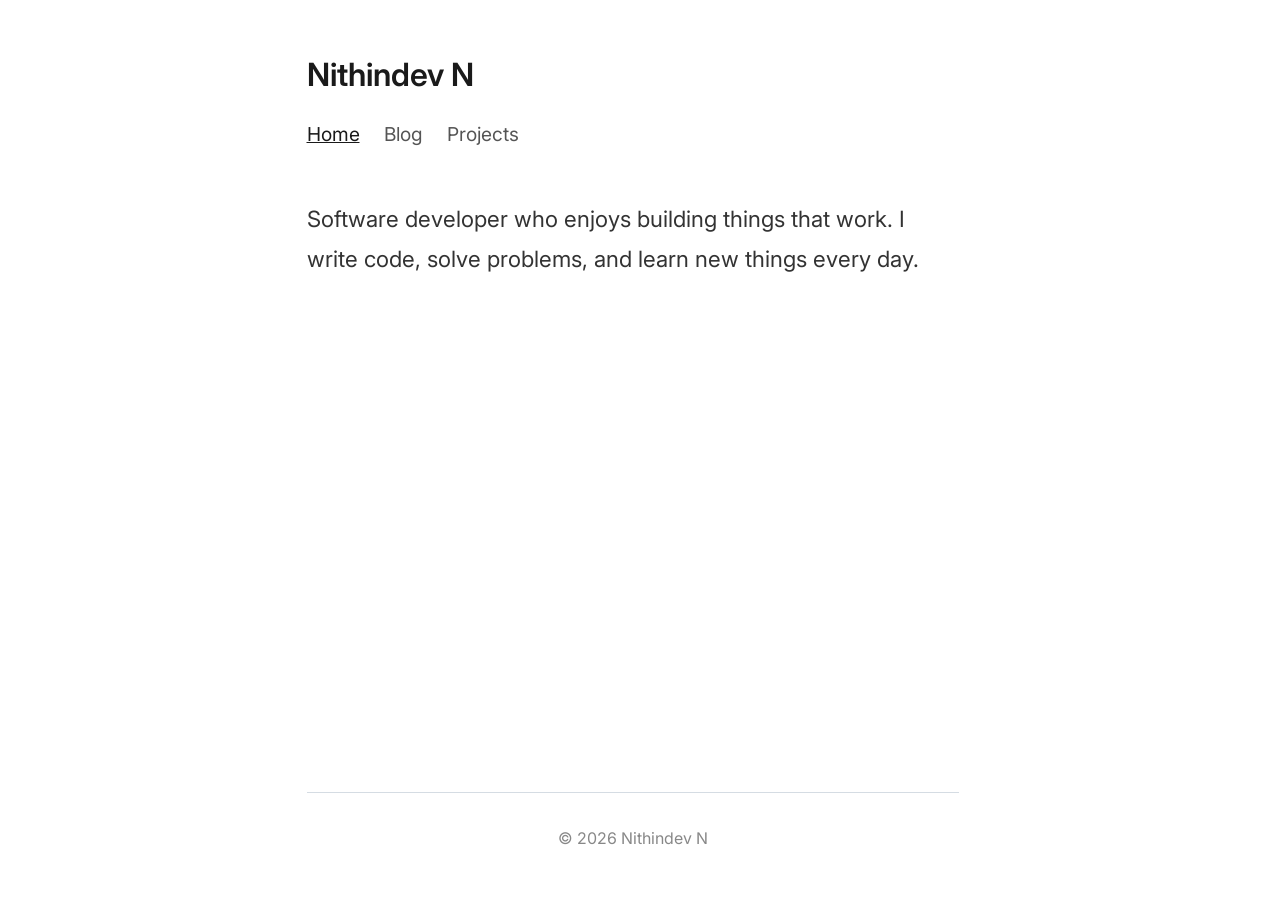
<file: index.html>
<!DOCTYPE html>
<html lang="en">
<head>
  <meta charset="UTF-8">
  <meta name="viewport" content="width=device-width, initial-scale=1.0">
  <title>Nithindev N</title>
  <link rel="stylesheet" href="css/style.css">
</head>
<body>
  <div class="container">
    <header>
      <h1>Nithindev N</h1>
      <nav>
        <a href="/" class="active">Home</a>
        <a href="/blog.html">Blog</a>
        <a href="/projects.html">Projects</a>
      </nav>
    </header>

    <main>
      <section class="intro">
        <p>
          Software developer who enjoys building things that work.
          I write code, solve problems, and learn new things every day.
        </p>
      </section>
    </main>

    <footer>
      <p>© 2026 Nithindev N</p>
    </footer>
  </div>
</body>
</html>
</file>
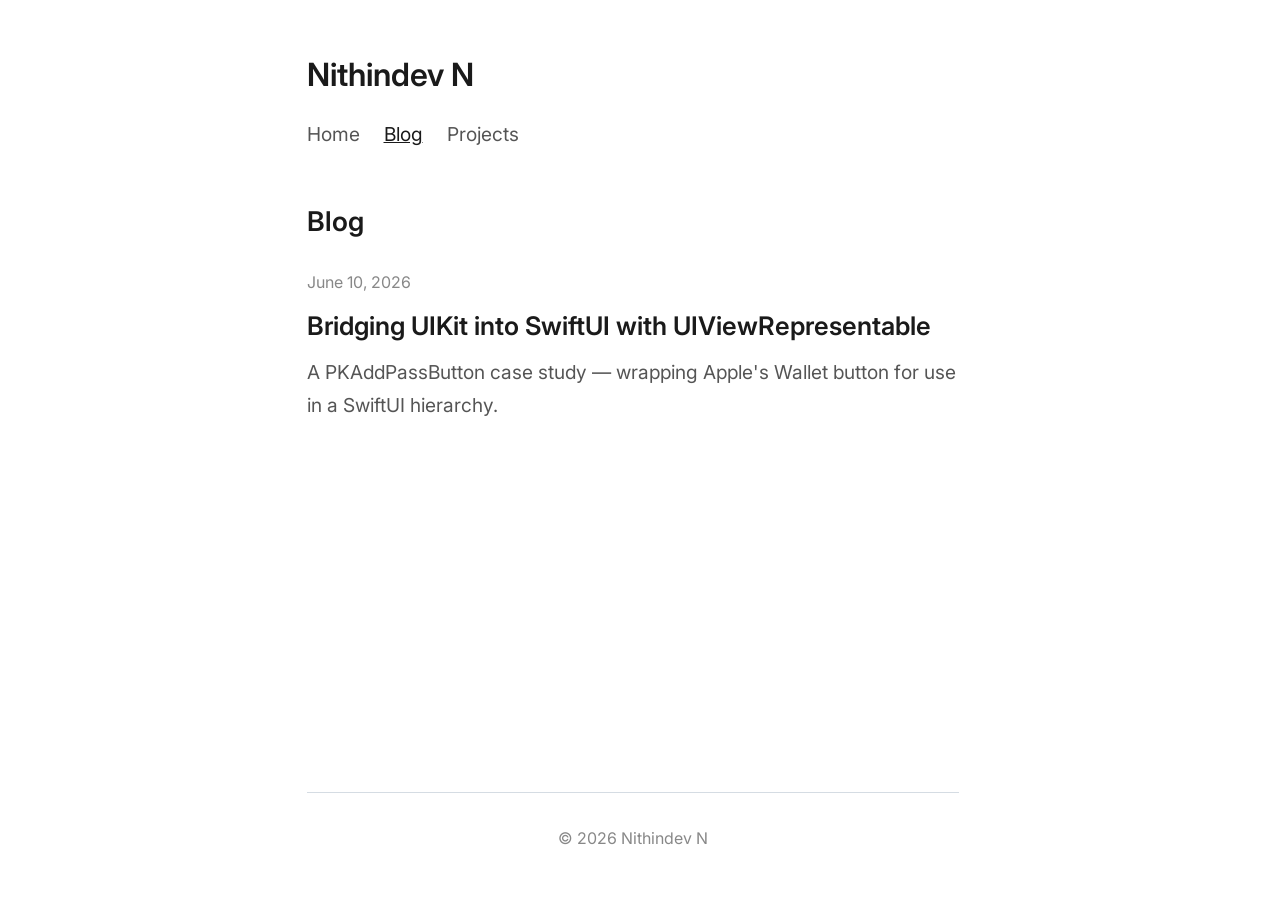
<file: blog.html>
<!DOCTYPE html>
<html lang="en">
<head>
  <meta charset="UTF-8">
  <meta name="viewport" content="width=device-width, initial-scale=1.0">
  <title>Blog - Nithindev N</title>
  <link rel="stylesheet" href="css/style.css">
</head>
<body>
  <div class="container">
    <header>
      <h1>Nithindev N</h1>
      <nav>
        <a href="/">Home</a>
        <a href="/blog.html" class="active">Blog</a>
        <a href="/projects.html">Projects</a>
      </nav>
    </header>

    <main>
      <h2>Blog</h2>

      <article>
        <time>June 10, 2026</time>
        <h3><a href="blog/posts/uiviewrepresentable.html">Bridging UIKit into SwiftUI with UIViewRepresentable</a></h3>
        <p>A PKAddPassButton case study — wrapping Apple's Wallet button for use in a SwiftUI hierarchy.</p>
      </article>
    </main>

    <footer>
      <p>© 2026 Nithindev N</p>
    </footer>
  </div>
</body>
</html>
</file>
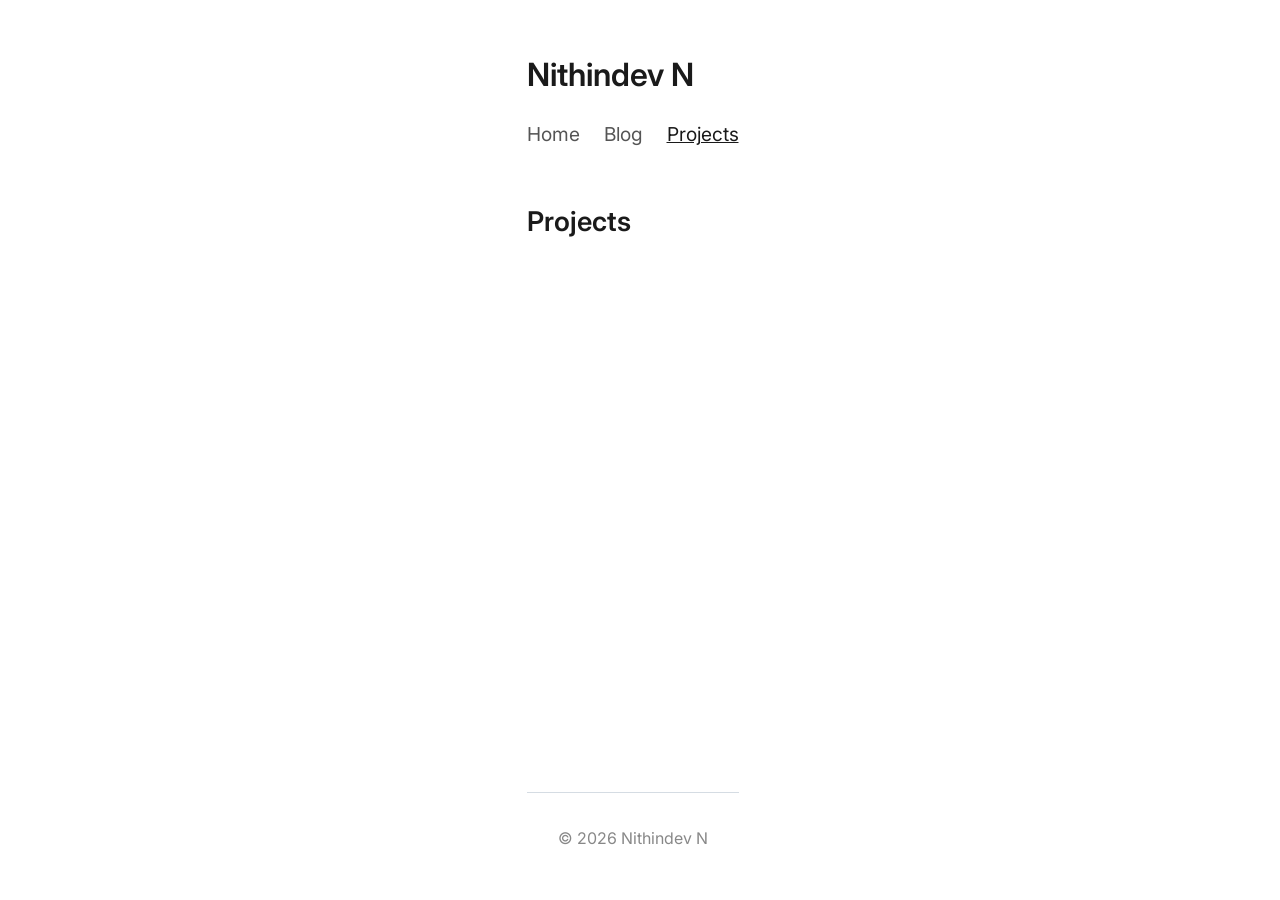
<file: projects.html>
<!DOCTYPE html>
<html lang="en">
<head>
  <meta charset="UTF-8">
  <meta name="viewport" content="width=device-width, initial-scale=1.0">
  <title>Projects - Nithindev N</title>
  <link rel="stylesheet" href="css/style.css">
</head>
<body>
  <div class="container">
    <header>
      <h1>Nithindev N</h1>
      <nav>
        <a href="/">Home</a>
        <a href="/blog.html">Blog</a>
        <a href="/projects.html" class="active">Projects</a>
      </nav>
    </header>

    <main>
      <h2>Projects</h2>

    </main>

    <footer>
      <p>© 2026 Nithindev N</p>
    </footer>
  </div>
</body>
</html>
</file>
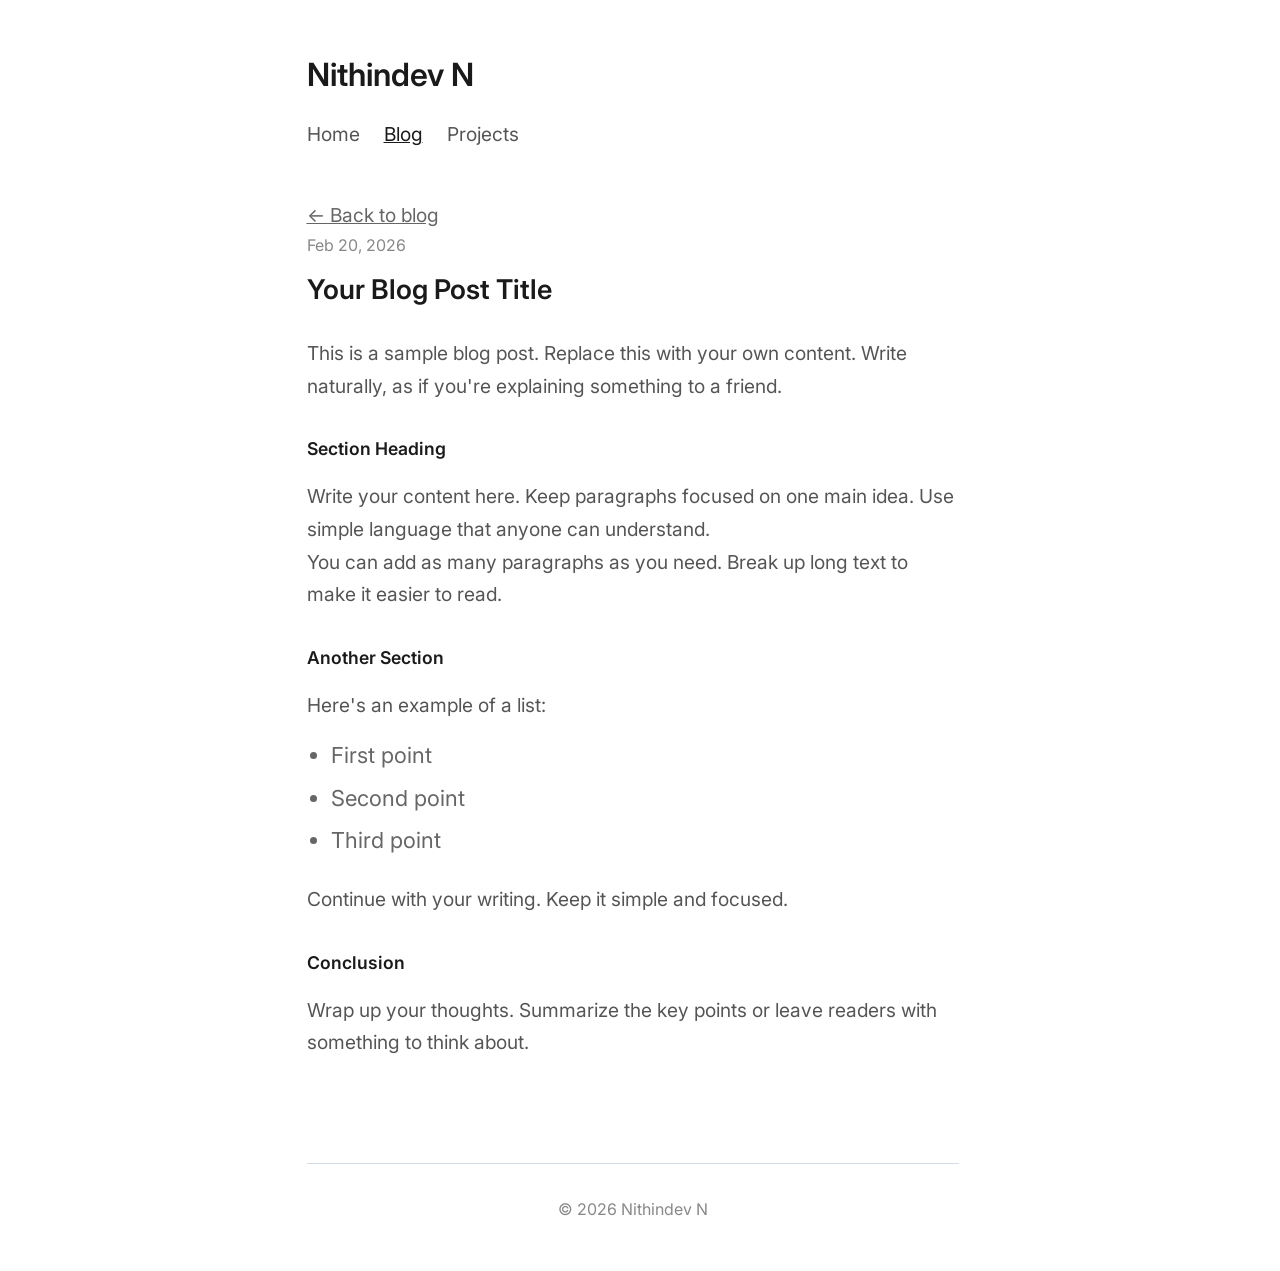
<file: blog/posts/sample-post.html>
<!DOCTYPE html>
<html lang="en">
<head>
  <meta charset="UTF-8">
  <meta name="viewport" content="width=device-width, initial-scale=1.0">
  <title>Sample Post - Nithindev N</title>
  <link rel="stylesheet" href="../../css/style.css">
</head>
<body>
  <div class="container">
    <header>
      <h1>Nithindev N</h1>
      <nav>
        <a href="/">Home</a>
        <a href="/blog.html" class="active">Blog</a>
        <a href="/projects.html">Projects</a>
      </nav>
    </header>

    <main>
      <article style="border-bottom: none; padding-bottom: 0;">
        <p><a href="../../blog.html" style="color: #666; border: none;">← Back to blog</a></p>

        <time>Feb 20, 2026</time>
        <h2 style="margin-top: 0.5rem; margin-bottom: 1.5rem;">Your Blog Post Title</h2>

        <p>
          This is a sample blog post. Replace this with your own content.
          Write naturally, as if you're explaining something to a friend.
        </p>

        <h3 style="font-size: 1.1rem; margin-top: 2rem; margin-bottom: 1rem;">Section Heading</h3>

        <p>
          Write your content here. Keep paragraphs focused on one main idea.
          Use simple language that anyone can understand.
        </p>

        <p>
          You can add as many paragraphs as you need. Break up long text to make
          it easier to read.
        </p>

        <h3 style="font-size: 1.1rem; margin-top: 2rem; margin-bottom: 1rem;">Another Section</h3>

        <p>
          Here's an example of a list:
        </p>

        <ul style="margin-top: 1rem; margin-bottom: 1.5rem; padding-left: 1.5rem; list-style: disc;">
          <li style="margin-bottom: 0.3rem; color: #666;">First point</li>
          <li style="margin-bottom: 0.3rem; color: #666;">Second point</li>
          <li style="margin-bottom: 0.3rem; color: #666;">Third point</li>
        </ul>

        <p>
          Continue with your writing. Keep it simple and focused.
        </p>

        <h3 style="font-size: 1.1rem; margin-top: 2rem; margin-bottom: 1rem;">Conclusion</h3>

        <p>
          Wrap up your thoughts. Summarize the key points or leave readers
          with something to think about.
        </p>
      </article>
    </main>

    <footer>
      <p>© 2026 Nithindev N</p>
    </footer>
  </div>
</body>
</html>
</file>
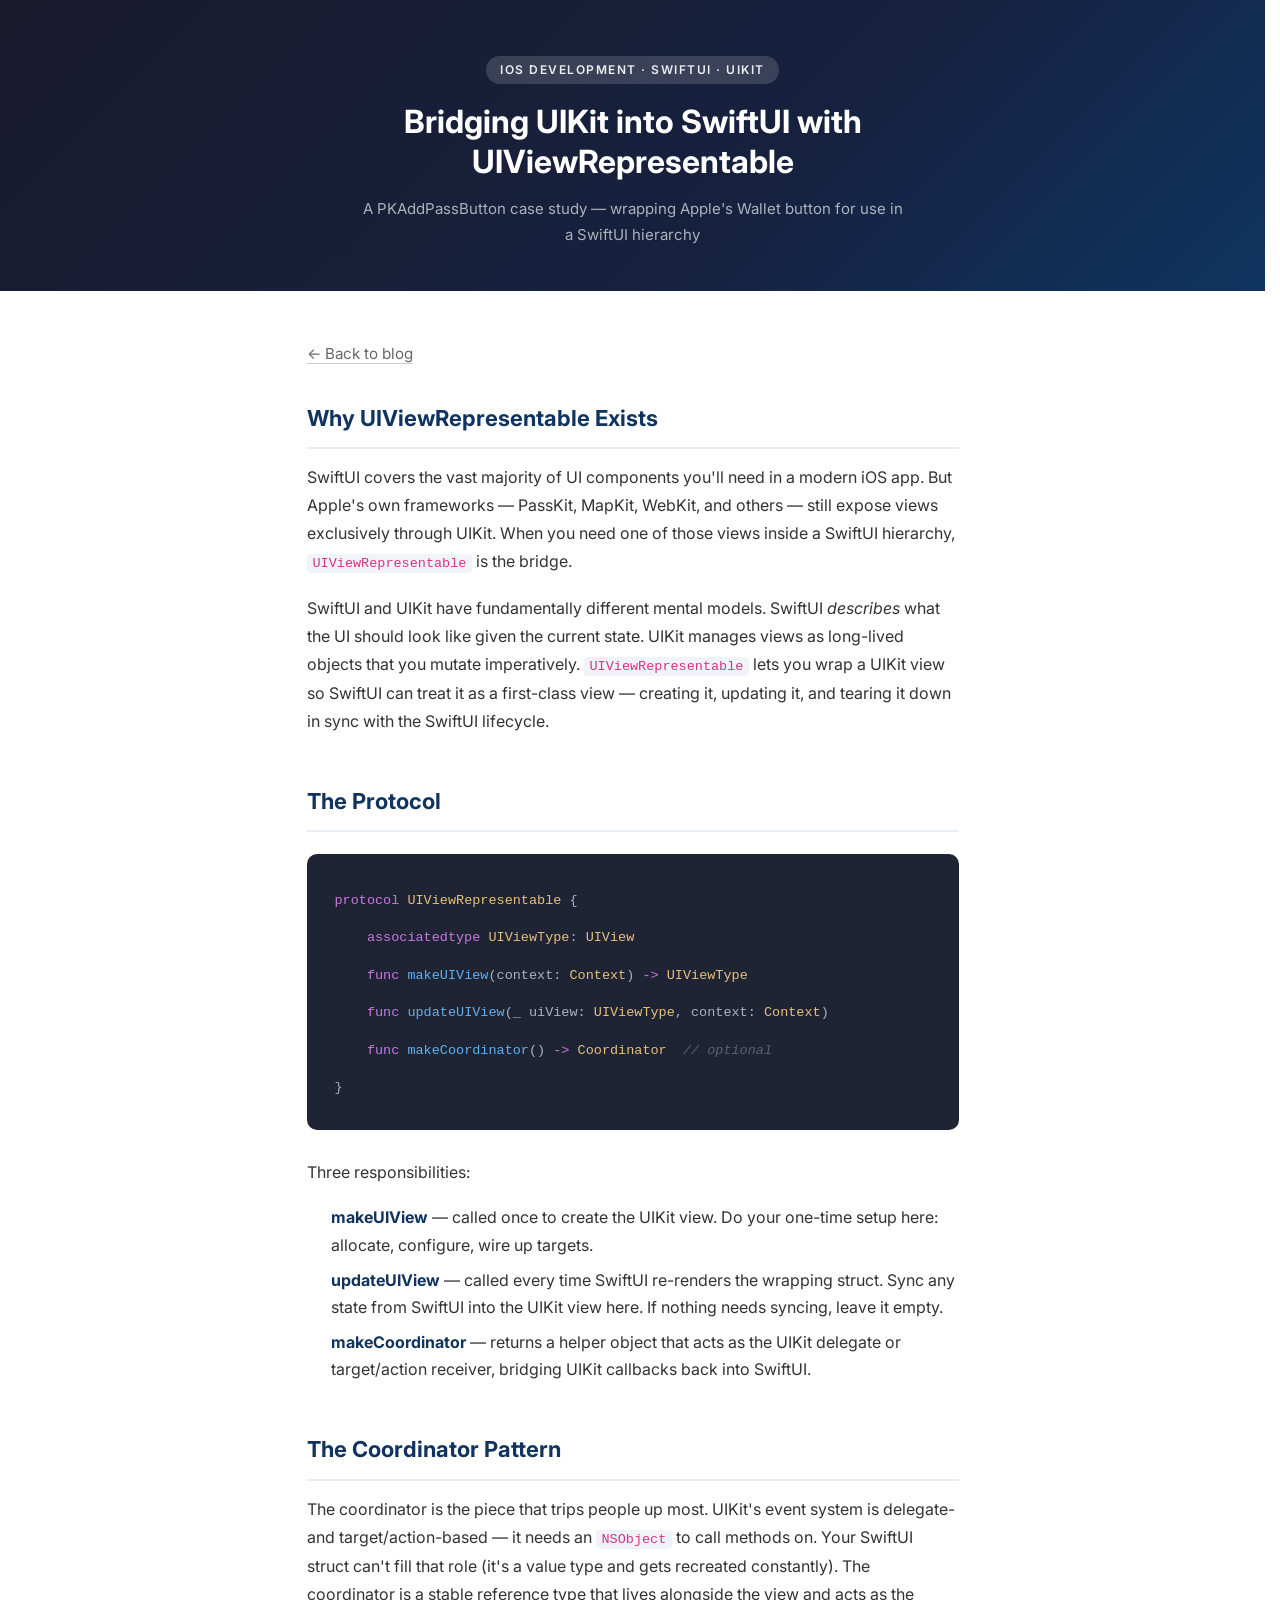
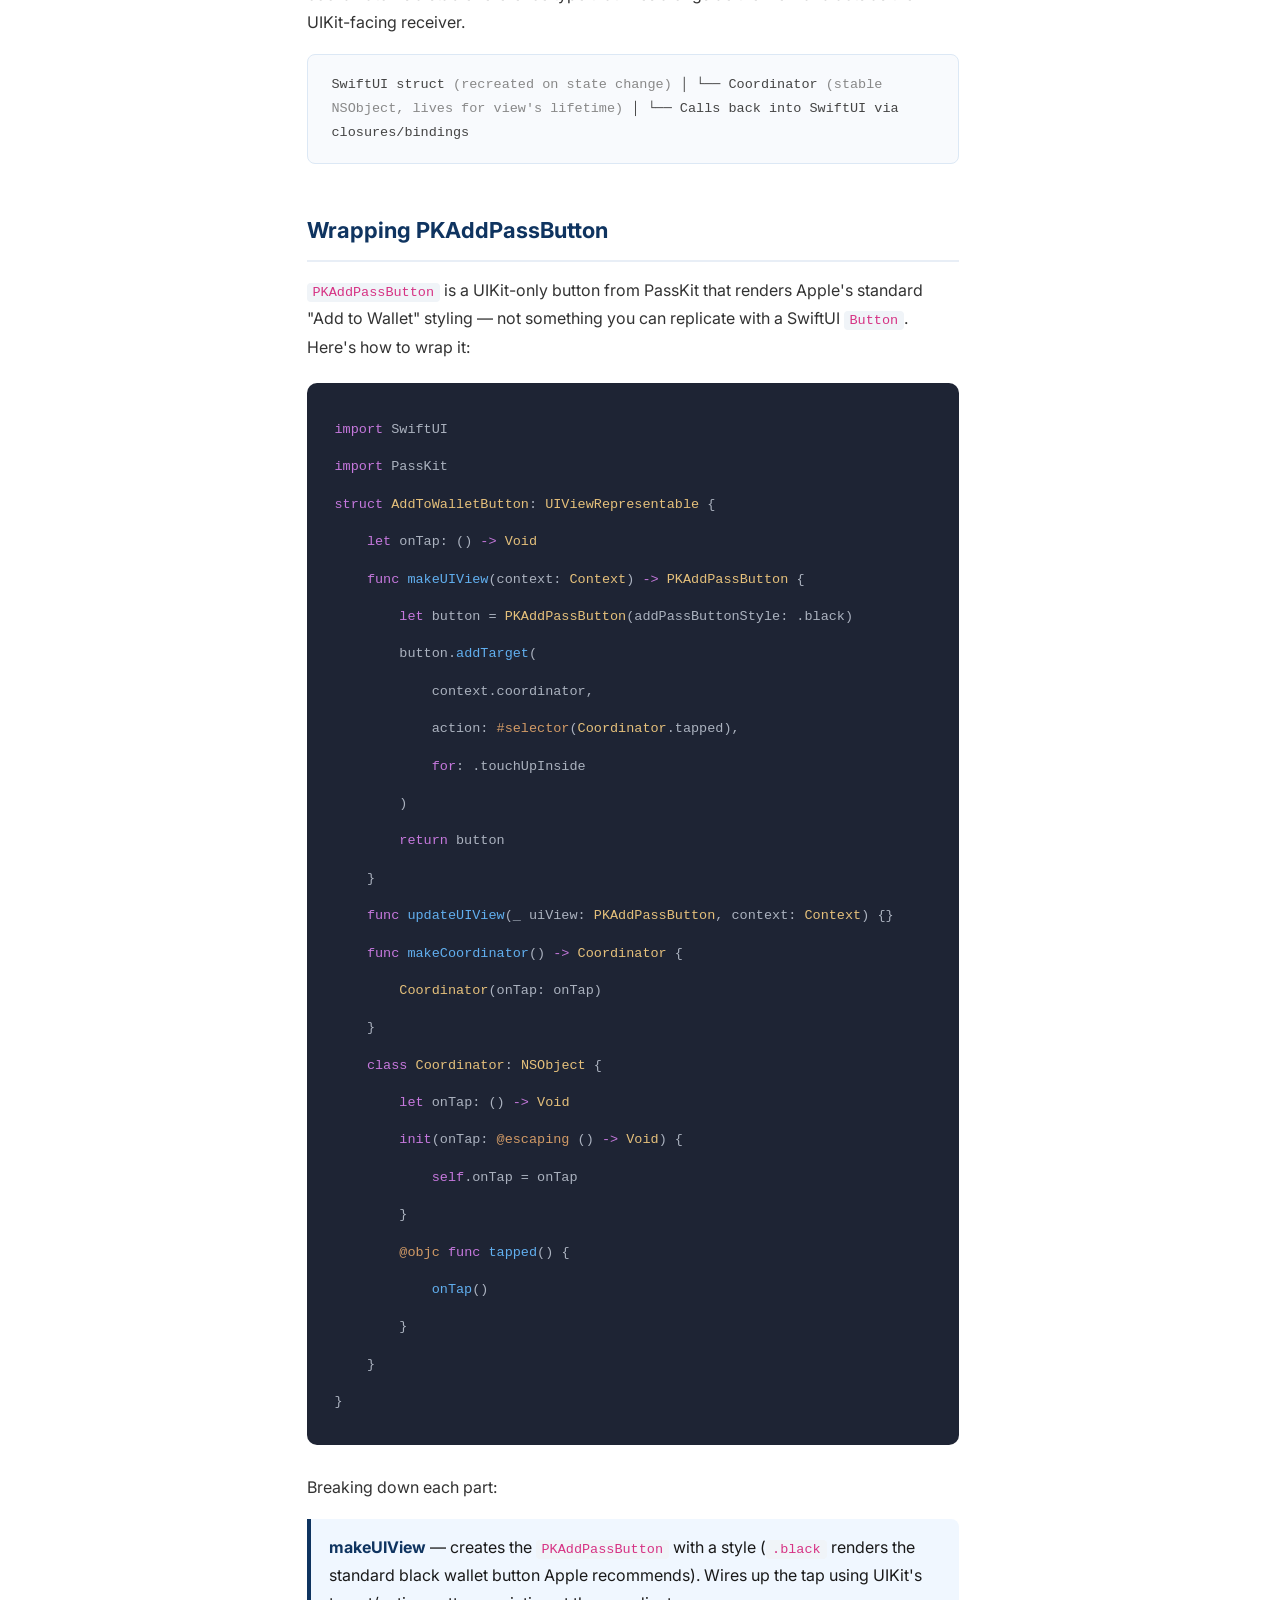
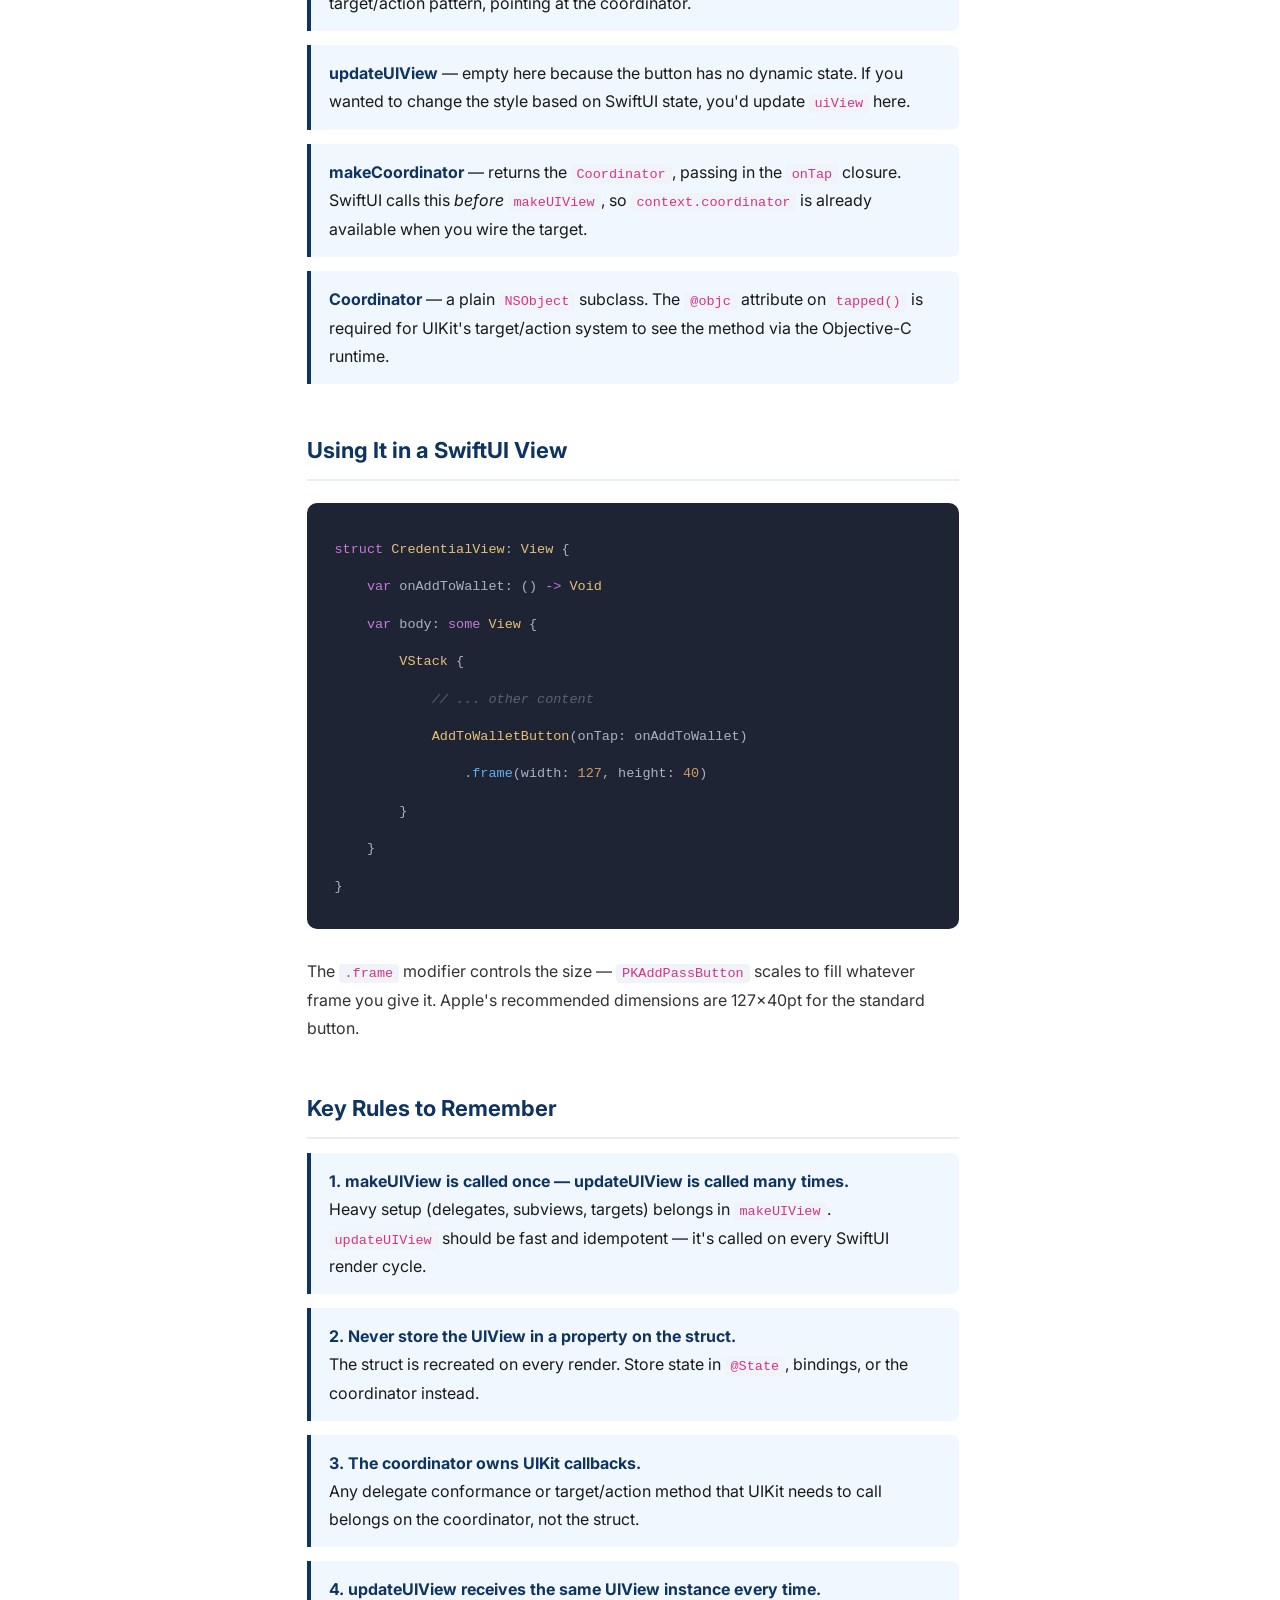
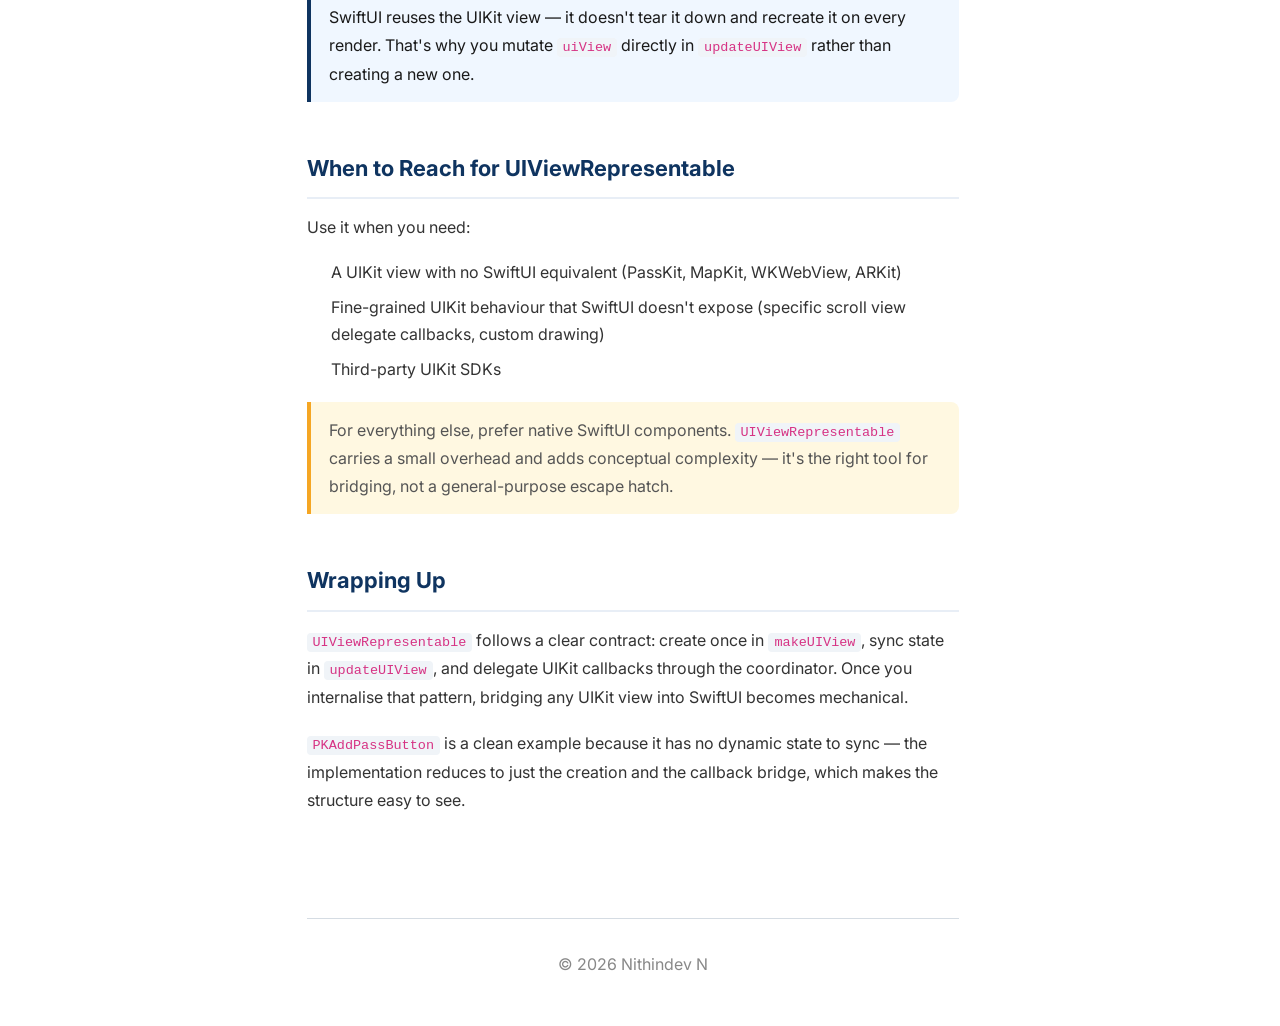
<file: blog/posts/uiviewrepresentable.html>
<!DOCTYPE html>
<html lang="en">
<head>
  <meta charset="UTF-8">
  <meta name="viewport" content="width=device-width, initial-scale=1.0">
  <title>Bridging UIKit into SwiftUI with UIViewRepresentable - Nithindev N</title>
  <link rel="stylesheet" href="../../css/style.css">
  <style>
    .post-hero {
      background: linear-gradient(135deg, #1a1a2e 0%, #16213e 60%, #0f3460 100%);
      color: white;
      padding: 48px 24px 44px;
      text-align: center;
    }

    .post-hero .tag {
      display: inline-block;
      background: rgba(255,255,255,0.15);
      color: rgba(255,255,255,0.9);
      font-size: 12px;
      font-weight: 600;
      letter-spacing: 1.5px;
      text-transform: uppercase;
      padding: 4px 14px;
      border-radius: 20px;
      margin-bottom: 18px;
    }

    .post-hero h1 {
      font-size: 32px;
      font-weight: 700;
      line-height: 1.25;
      max-width: 660px;
      margin: 0 auto 14px;
      color: white;
    }

    .post-hero .subtitle {
      font-size: 15px;
      color: rgba(255,255,255,0.65);
      max-width: 540px;
      margin: 0 auto;
    }

    .post-back {
      margin-bottom: 2rem;
    }

    .post-back a {
      color: #666;
      font-size: 0.95rem;
      text-decoration: none;
      border-bottom: 1px solid #ccc;
    }

    .post-back a:hover {
      border-bottom-color: #1a1a1a;
    }

    main h2 {
      font-size: 22px;
      font-weight: 700;
      color: #0f3460;
      margin: 48px 0 14px;
      padding-bottom: 10px;
      border-bottom: 2px solid #e8eef6;
    }

    main h2:first-of-type { margin-top: 0; }

    main p { margin: 0 0 18px; color: #333; font-size: 1rem; line-height: 1.75; }

    main ul, main ol {
      margin: 0 0 18px 24px;
      color: #333;
      font-size: 1rem;
    }

    main li { margin-bottom: 8px; }

    main strong { color: #0f3460; }

    code {
      font-family: "SF Mono", "Fira Code", Consolas, "Courier New", monospace;
      font-size: 13.5px;
      background: #f0f4f8;
      color: #d63384;
      padding: 2px 6px;
      border-radius: 4px;
    }

    pre {
      background: #1e2434;
      border-radius: 10px;
      padding: 26px 28px;
      margin: 22px 0 28px;
      overflow-x: auto;
    }

    pre code {
      font-family: "SF Mono", "Fira Code", Consolas, "Courier New", monospace;
      font-size: 13.5px;
      line-height: 1.65;
      background: none;
      color: #abb2bf;
      padding: 0;
      border-radius: 0;
    }

    .kw  { color: #c678dd; }
    .ty  { color: #e5c07b; }
    .fn  { color: #61afef; }
    .st  { color: #98c379; }
    .cm  { color: #5c6370; font-style: italic; }
    .nb  { color: #d19a66; }
    .pn  { color: #abb2bf; }

    .diagram {
      background: #f8fafd;
      border: 1px solid #dce8f5;
      border-radius: 8px;
      padding: 18px 24px;
      margin: 18px 0 24px;
      font-family: "SF Mono", Consolas, monospace;
      font-size: 13.5px;
      color: #444;
      line-height: 1.8;
    }

    .rule-block {
      background: #f0f7ff;
      border-left: 4px solid #0f3460;
      border-radius: 0 8px 8px 0;
      padding: 14px 18px;
      margin: 14px 0;
    }

    .rule-block p { margin: 0; color: #1a1a1a; }
    .rule-block strong { color: #0f3460; }

    .callout {
      background: #fff8e1;
      border-left: 4px solid #f5a623;
      border-radius: 0 8px 8px 0;
      padding: 14px 18px;
      margin: 18px 0;
    }

    .callout p { margin: 0; color: #555; }
  </style>
</head>
<body>
  <div class="post-hero">
    <div class="tag">iOS Development · SwiftUI · UIKit</div>
    <h1>Bridging UIKit into SwiftUI with UIViewRepresentable</h1>
    <p class="subtitle">A PKAddPassButton case study — wrapping Apple's Wallet button for use in a SwiftUI hierarchy</p>
  </div>

  <div class="container">
    <main>
      <article style="border-bottom: none; padding-bottom: 0;">
        <p class="post-back"><a href="/blog.html">← Back to blog</a></p>

        <h2>Why UIViewRepresentable Exists</h2>
        <p>SwiftUI covers the vast majority of UI components you'll need in a modern iOS app. But Apple's own frameworks — PassKit, MapKit, WebKit, and others — still expose views exclusively through UIKit. When you need one of those views inside a SwiftUI hierarchy, <code>UIViewRepresentable</code> is the bridge.</p>
        <p>SwiftUI and UIKit have fundamentally different mental models. SwiftUI <em>describes</em> what the UI should look like given the current state. UIKit manages views as long-lived objects that you mutate imperatively. <code>UIViewRepresentable</code> lets you wrap a UIKit view so SwiftUI can treat it as a first-class view — creating it, updating it, and tearing it down in sync with the SwiftUI lifecycle.</p>

        <h2>The Protocol</h2>

<pre><code><span class="kw">protocol</span> <span class="ty">UIViewRepresentable</span> <span class="pn">{</span>
    <span class="kw">associatedtype</span> <span class="ty">UIViewType</span><span class="pn">:</span> <span class="ty">UIView</span>
    <span class="kw">func</span> <span class="fn">makeUIView</span><span class="pn">(</span>context<span class="pn">:</span> <span class="ty">Context</span><span class="pn">)</span> <span class="kw">-></span> <span class="ty">UIViewType</span>
    <span class="kw">func</span> <span class="fn">updateUIView</span><span class="pn">(</span>_ uiView<span class="pn">:</span> <span class="ty">UIViewType</span><span class="pn">,</span> context<span class="pn">:</span> <span class="ty">Context</span><span class="pn">)</span>
    <span class="kw">func</span> <span class="fn">makeCoordinator</span><span class="pn">()</span> <span class="kw">-></span> <span class="ty">Coordinator</span>  <span class="cm">// optional</span>
<span class="pn">}</span>
</code></pre>

        <p>Three responsibilities:</p>
        <ul>
          <li><strong>makeUIView</strong> — called once to create the UIKit view. Do your one-time setup here: allocate, configure, wire up targets.</li>
          <li><strong>updateUIView</strong> — called every time SwiftUI re-renders the wrapping struct. Sync any state from SwiftUI into the UIKit view here. If nothing needs syncing, leave it empty.</li>
          <li><strong>makeCoordinator</strong> — returns a helper object that acts as the UIKit delegate or target/action receiver, bridging UIKit callbacks back into SwiftUI.</li>
        </ul>

        <h2>The Coordinator Pattern</h2>
        <p>The coordinator is the piece that trips people up most. UIKit's event system is delegate- and target/action-based — it needs an <code>NSObject</code> to call methods on. Your SwiftUI struct can't fill that role (it's a value type and gets recreated constantly). The coordinator is a stable reference type that lives alongside the view and acts as the UIKit-facing receiver.</p>

        <div class="diagram">SwiftUI struct <span style="color:#888">(recreated on state change)</span>
    │
    └── Coordinator <span style="color:#888">(stable NSObject, lives for view's lifetime)</span>
            │
            └── Calls back into SwiftUI via closures/bindings</div>

        <h2>Wrapping PKAddPassButton</h2>
        <p><code>PKAddPassButton</code> is a UIKit-only button from PassKit that renders Apple's standard "Add to Wallet" styling — not something you can replicate with a SwiftUI <code>Button</code>. Here's how to wrap it:</p>

<pre><code><span class="kw">import</span> SwiftUI
<span class="kw">import</span> PassKit
<span class="kw">struct</span> <span class="ty">AddToWalletButton</span><span class="pn">:</span> <span class="ty">UIViewRepresentable</span> <span class="pn">{</span>
    <span class="kw">let</span> onTap<span class="pn">:</span> <span class="pn">()</span> <span class="kw">-></span> <span class="ty">Void</span>
    <span class="kw">func</span> <span class="fn">makeUIView</span><span class="pn">(</span>context<span class="pn">:</span> <span class="ty">Context</span><span class="pn">)</span> <span class="kw">-></span> <span class="ty">PKAddPassButton</span> <span class="pn">{</span>
        <span class="kw">let</span> button <span class="pn">=</span> <span class="ty">PKAddPassButton</span><span class="pn">(</span>addPassButtonStyle<span class="pn">:</span> <span class="pn">.</span>black<span class="pn">)</span>
        button<span class="pn">.</span><span class="fn">addTarget</span><span class="pn">(</span>
            context<span class="pn">.</span>coordinator<span class="pn">,</span>
            action<span class="pn">:</span> <span class="nb">#selector</span><span class="pn">(</span><span class="ty">Coordinator</span><span class="pn">.</span>tapped<span class="pn">),</span>
            <span class="kw">for</span><span class="pn">:</span> <span class="pn">.</span>touchUpInside
        <span class="pn">)</span>
        <span class="kw">return</span> button
    <span class="pn">}</span>
    <span class="kw">func</span> <span class="fn">updateUIView</span><span class="pn">(</span>_ uiView<span class="pn">:</span> <span class="ty">PKAddPassButton</span><span class="pn">,</span> context<span class="pn">:</span> <span class="ty">Context</span><span class="pn">)</span> <span class="pn">{}</span>
    <span class="kw">func</span> <span class="fn">makeCoordinator</span><span class="pn">()</span> <span class="kw">-></span> <span class="ty">Coordinator</span> <span class="pn">{</span>
        <span class="ty">Coordinator</span><span class="pn">(</span>onTap<span class="pn">:</span> onTap<span class="pn">)</span>
    <span class="pn">}</span>
    <span class="kw">class</span> <span class="ty">Coordinator</span><span class="pn">:</span> <span class="ty">NSObject</span> <span class="pn">{</span>
        <span class="kw">let</span> onTap<span class="pn">:</span> <span class="pn">()</span> <span class="kw">-></span> <span class="ty">Void</span>
        <span class="kw">init</span><span class="pn">(</span>onTap<span class="pn">:</span> <span class="nb">@escaping</span> <span class="pn">()</span> <span class="kw">-></span> <span class="ty">Void</span><span class="pn">)</span> <span class="pn">{</span>
            <span class="kw">self</span><span class="pn">.</span>onTap <span class="pn">=</span> onTap
        <span class="pn">}</span>
        <span class="nb">@objc</span> <span class="kw">func</span> <span class="fn">tapped</span><span class="pn">()</span> <span class="pn">{</span>
            <span class="fn">onTap</span><span class="pn">()</span>
        <span class="pn">}</span>
    <span class="pn">}</span>
<span class="pn">}</span>
</code></pre>

        <p>Breaking down each part:</p>

        <div class="rule-block"><p><strong>makeUIView</strong> — creates the <code>PKAddPassButton</code> with a style (<code>.black</code> renders the standard black wallet button Apple recommends). Wires up the tap using UIKit's target/action pattern, pointing at the coordinator.</p></div>
        <div class="rule-block"><p><strong>updateUIView</strong> — empty here because the button has no dynamic state. If you wanted to change the style based on SwiftUI state, you'd update <code>uiView</code> here.</p></div>
        <div class="rule-block"><p><strong>makeCoordinator</strong> — returns the <code>Coordinator</code>, passing in the <code>onTap</code> closure. SwiftUI calls this <em>before</em> <code>makeUIView</code>, so <code>context.coordinator</code> is already available when you wire the target.</p></div>
        <div class="rule-block"><p><strong>Coordinator</strong> — a plain <code>NSObject</code> subclass. The <code>@objc</code> attribute on <code>tapped()</code> is required for UIKit's target/action system to see the method via the Objective-C runtime.</p></div>

        <h2>Using It in a SwiftUI View</h2>

<pre><code><span class="kw">struct</span> <span class="ty">CredentialView</span><span class="pn">:</span> <span class="ty">View</span> <span class="pn">{</span>
    <span class="kw">var</span> onAddToWallet<span class="pn">:</span> <span class="pn">()</span> <span class="kw">-></span> <span class="ty">Void</span>
    <span class="kw">var</span> body<span class="pn">:</span> <span class="kw">some</span> <span class="ty">View</span> <span class="pn">{</span>
        <span class="ty">VStack</span> <span class="pn">{</span>
            <span class="cm">// ... other content</span>
            <span class="ty">AddToWalletButton</span><span class="pn">(</span>onTap<span class="pn">:</span> onAddToWallet<span class="pn">)</span>
                <span class="pn">.</span><span class="fn">frame</span><span class="pn">(</span>width<span class="pn">:</span> <span class="nb">127</span><span class="pn">,</span> height<span class="pn">:</span> <span class="nb">40</span><span class="pn">)</span>
        <span class="pn">}</span>
    <span class="pn">}</span>
<span class="pn">}</span>
</code></pre>

        <p>The <code>.frame</code> modifier controls the size — <code>PKAddPassButton</code> scales to fill whatever frame you give it. Apple's recommended dimensions are 127×40pt for the standard button.</p>

        <h2>Key Rules to Remember</h2>

        <div class="rule-block" style="margin-bottom:12px;"><p><strong>1. makeUIView is called once — updateUIView is called many times.</strong><br>Heavy setup (delegates, subviews, targets) belongs in <code>makeUIView</code>. <code>updateUIView</code> should be fast and idempotent — it's called on every SwiftUI render cycle.</p></div>
        <div class="rule-block" style="margin-bottom:12px;"><p><strong>2. Never store the UIView in a property on the struct.</strong><br>The struct is recreated on every render. Store state in <code>@State</code>, bindings, or the coordinator instead.</p></div>
        <div class="rule-block" style="margin-bottom:12px;"><p><strong>3. The coordinator owns UIKit callbacks.</strong><br>Any delegate conformance or target/action method that UIKit needs to call belongs on the coordinator, not the struct.</p></div>
        <div class="rule-block"><p><strong>4. updateUIView receives the same UIView instance every time.</strong><br>SwiftUI reuses the UIKit view — it doesn't tear it down and recreate it on every render. That's why you mutate <code>uiView</code> directly in <code>updateUIView</code> rather than creating a new one.</p></div>

        <h2>When to Reach for UIViewRepresentable</h2>
        <p>Use it when you need:</p>
        <ul>
          <li>A UIKit view with no SwiftUI equivalent (PassKit, MapKit, WKWebView, ARKit)</li>
          <li>Fine-grained UIKit behaviour that SwiftUI doesn't expose (specific scroll view delegate callbacks, custom drawing)</li>
          <li>Third-party UIKit SDKs</li>
        </ul>

        <div class="callout">
          <p>For everything else, prefer native SwiftUI components. <code>UIViewRepresentable</code> carries a small overhead and adds conceptual complexity — it's the right tool for bridging, not a general-purpose escape hatch.</p>
        </div>

        <h2>Wrapping Up</h2>
        <p><code>UIViewRepresentable</code> follows a clear contract: create once in <code>makeUIView</code>, sync state in <code>updateUIView</code>, and delegate UIKit callbacks through the coordinator. Once you internalise that pattern, bridging any UIKit view into SwiftUI becomes mechanical.</p>
        <p><code>PKAddPassButton</code> is a clean example because it has no dynamic state to sync — the implementation reduces to just the creation and the callback bridge, which makes the structure easy to see.</p>
      </article>
    </main>

    <footer>
      <p>© 2026 Nithindev N</p>
    </footer>
  </div>
</body>
</html>
</file>
<file: css/style.css>
@import url('https://fonts.googleapis.com/css2?family=Inter:wght@400;600&display=swap');

/* Reset */
* {
  margin: 0;
  padding: 0;
  box-sizing: border-box;
}

/* Base */
html {
  height: 100%;
  scrollbar-gutter: stable;
}

body {
  font-family: 'Inter', -apple-system, BlinkMacSystemFont, "Segoe UI", sans-serif;
  background: #ffffff;
  color: #1a1a1a;
  line-height: 1.7;
  font-size: 22px;
  min-height: 100%;
  display: flex;
  flex-direction: column;
}

/* Container */
.container {
  max-width: 700px;
  margin: 0 auto;
  padding: 3rem 1.5rem;
  flex: 1;
  display: flex;
  flex-direction: column;
}

/* Header */
header {
  margin-bottom: 3rem;
}

header h1 {
  font-size: 2rem;
  font-weight: 600;
  margin-bottom: 1rem;
  color: #1a1a1a;
}

nav {
  display: flex;
  gap: 1.5rem;
}

nav a {
  color: #555;
  text-decoration: none;
  font-size: 1.2rem;
  transition: color 0.2s;
}

nav a:hover {
  color: #1a1a1a;
}

nav a.active {
  color: #1a1a1a;
  text-decoration: underline;
}

/* Main */
main {
  margin-bottom: 4rem;
  flex: 1;
}

main h2 {
  font-size: 1.7rem;
  font-weight: 600;
  margin-bottom: 1.5rem;
  margin-top: 2.5rem;
  color: #1a1a1a;
}

main h2:first-child {
  margin-top: 0;
}

/* Sections */
section {
  margin-bottom: 2.5rem;
}

.intro p {
  font-size: 1.4rem;
  line-height: 1.8;
  color: #333;
}

/* Lists */
ul {
  list-style: none;
}

ul li {
  margin-bottom: 0.6rem;
}

ul li a {
  color: #1a1a1a;
  text-decoration: none;
  font-size: 1.1rem;
  border-bottom: 1px solid #ccc;
  transition: border-color 0.2s;
}

ul li a:hover {
  border-bottom-color: #1a1a1a;
}

/* Blog Articles */
article {
  margin-bottom: 2.5rem;
  padding-bottom: 2rem;
  border-bottom: 1px solid #d5dce3;
}

article:last-child {
  border-bottom: none;
}

article time {
  display: block;
  font-size: 1rem;
  color: #888;
  margin-bottom: 0.5rem;
}

article h3 {
  font-size: 1.6rem;
  font-weight: 600;
  margin-bottom: 0.5rem;
  color: #1a1a1a;
}

article h3 a {
  color: #1a1a1a;
  text-decoration: none;
  border-bottom: 1px solid transparent;
  transition: border-color 0.2s;
}

article h3 a:hover {
  border-bottom-color: #1a1a1a;
}

article p {
  color: #555;
  font-size: 1.2rem;
  line-height: 1.7;
}

/* Projects */
.project {
  margin-bottom: 2.5rem;
  padding-bottom: 2rem;
  border-bottom: 1px solid #d5dce3;
}

.project:last-child {
  border-bottom: none;
}

.project h3 {
  font-size: 1.6rem;
  font-weight: 600;
  margin-bottom: 0.5rem;
  color: #1a1a1a;
}

.project p {
  color: #555;
  font-size: 1.2rem;
  line-height: 1.7;
  margin-bottom: 1rem;
}

.project-links {
  display: flex;
  gap: 1.5rem;
  flex-wrap: wrap;
}

.project-links a {
  color: #1a1a1a;
  text-decoration: none;
  font-size: 1.05rem;
  border-bottom: 1px solid #ccc;
  transition: border-color 0.2s;
}

.project-links a:hover {
  border-bottom-color: #1a1a1a;
}

/* Footer */
footer {
  padding-top: 2rem;
  border-top: 1px solid #d5dce3;
  margin-top: auto;
}

footer p {
  color: #888;
  font-size: 1rem;
  text-align: center;
}

/* Responsive */
@media (max-width: 600px) {
  body {
    font-size: 18px;
  }

  .container {
    padding: 2rem 1rem;
  }

  header h1 {
    font-size: 1.6rem;
  }

  nav {
    gap: 1rem;
  }

  nav a {
    font-size: 1rem;
  }

  main h2 {
    font-size: 1.3rem;
  }

  .intro p {
    font-size: 1.1rem;
  }

  article h3,
  .project h3 {
    font-size: 1.2rem;
  }

  article p,
  .project p,
  ul li a {
    font-size: 1rem;
  }
}
</file>
